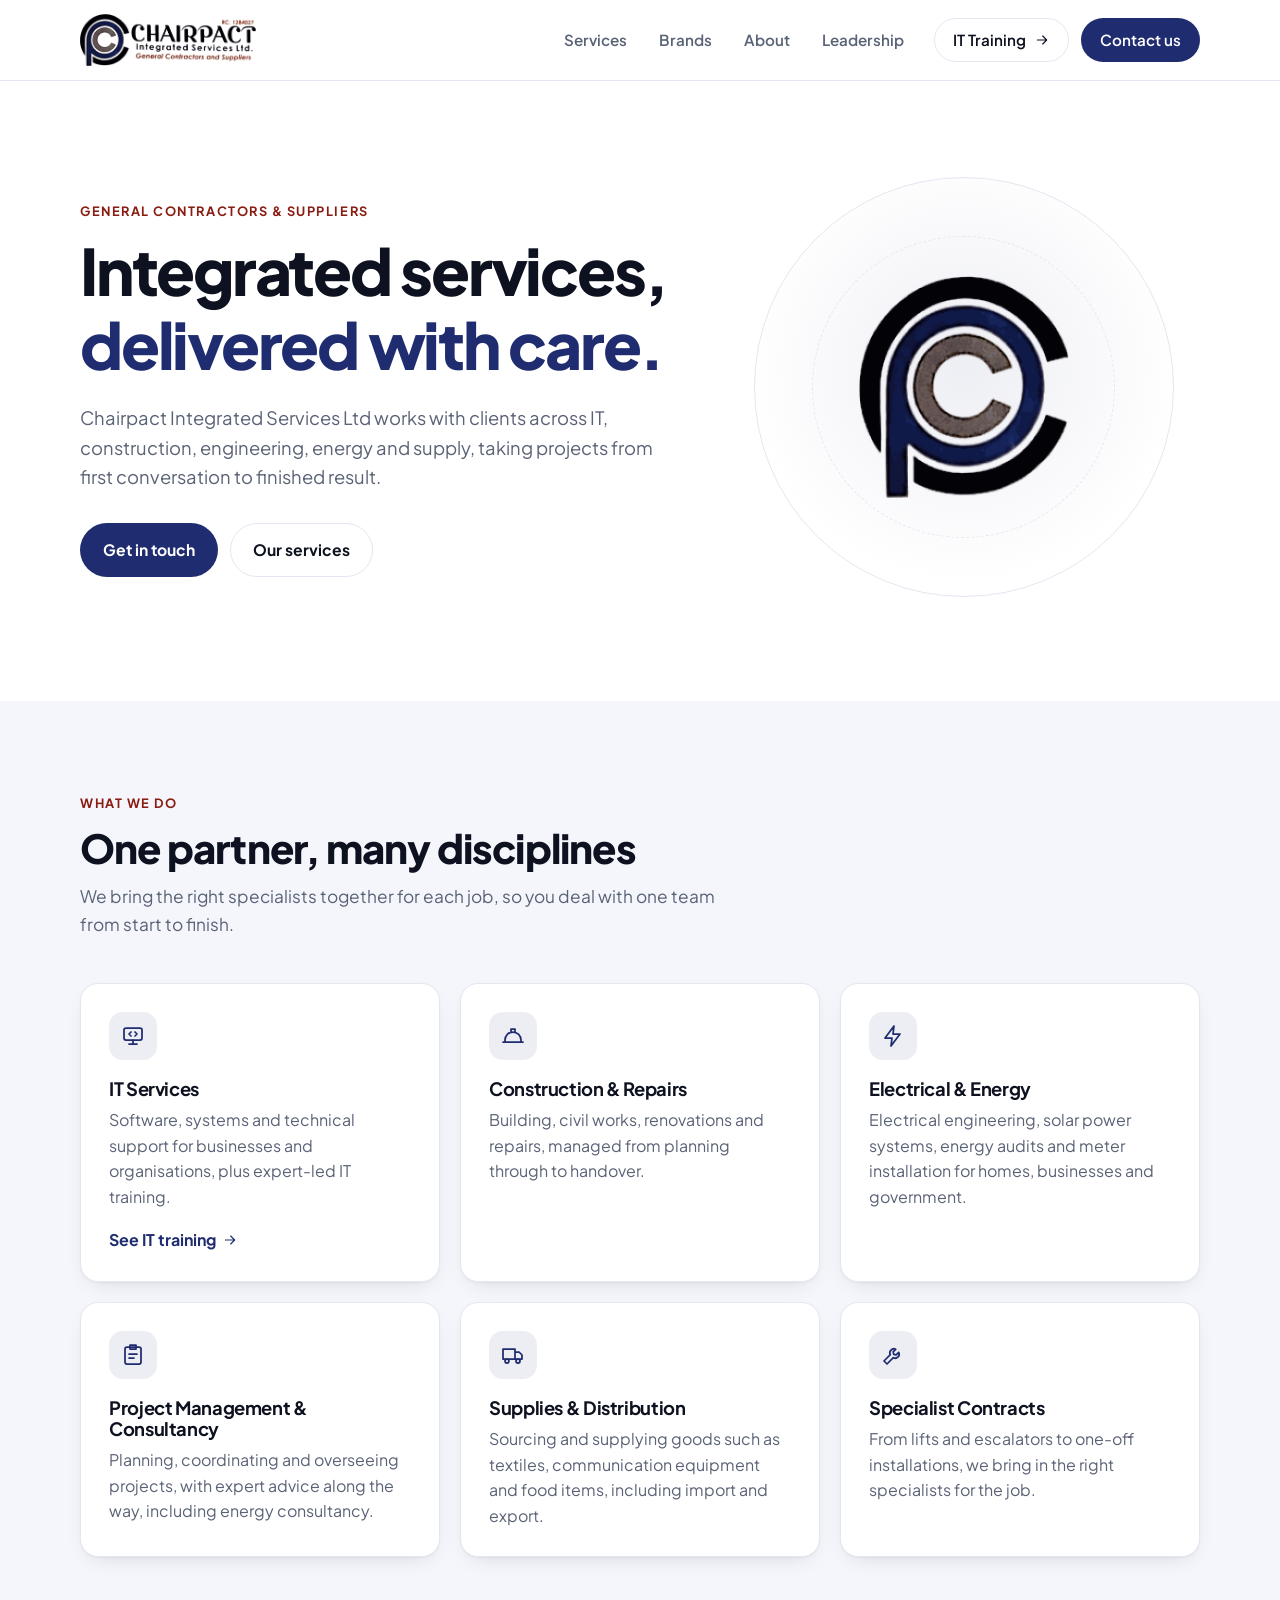
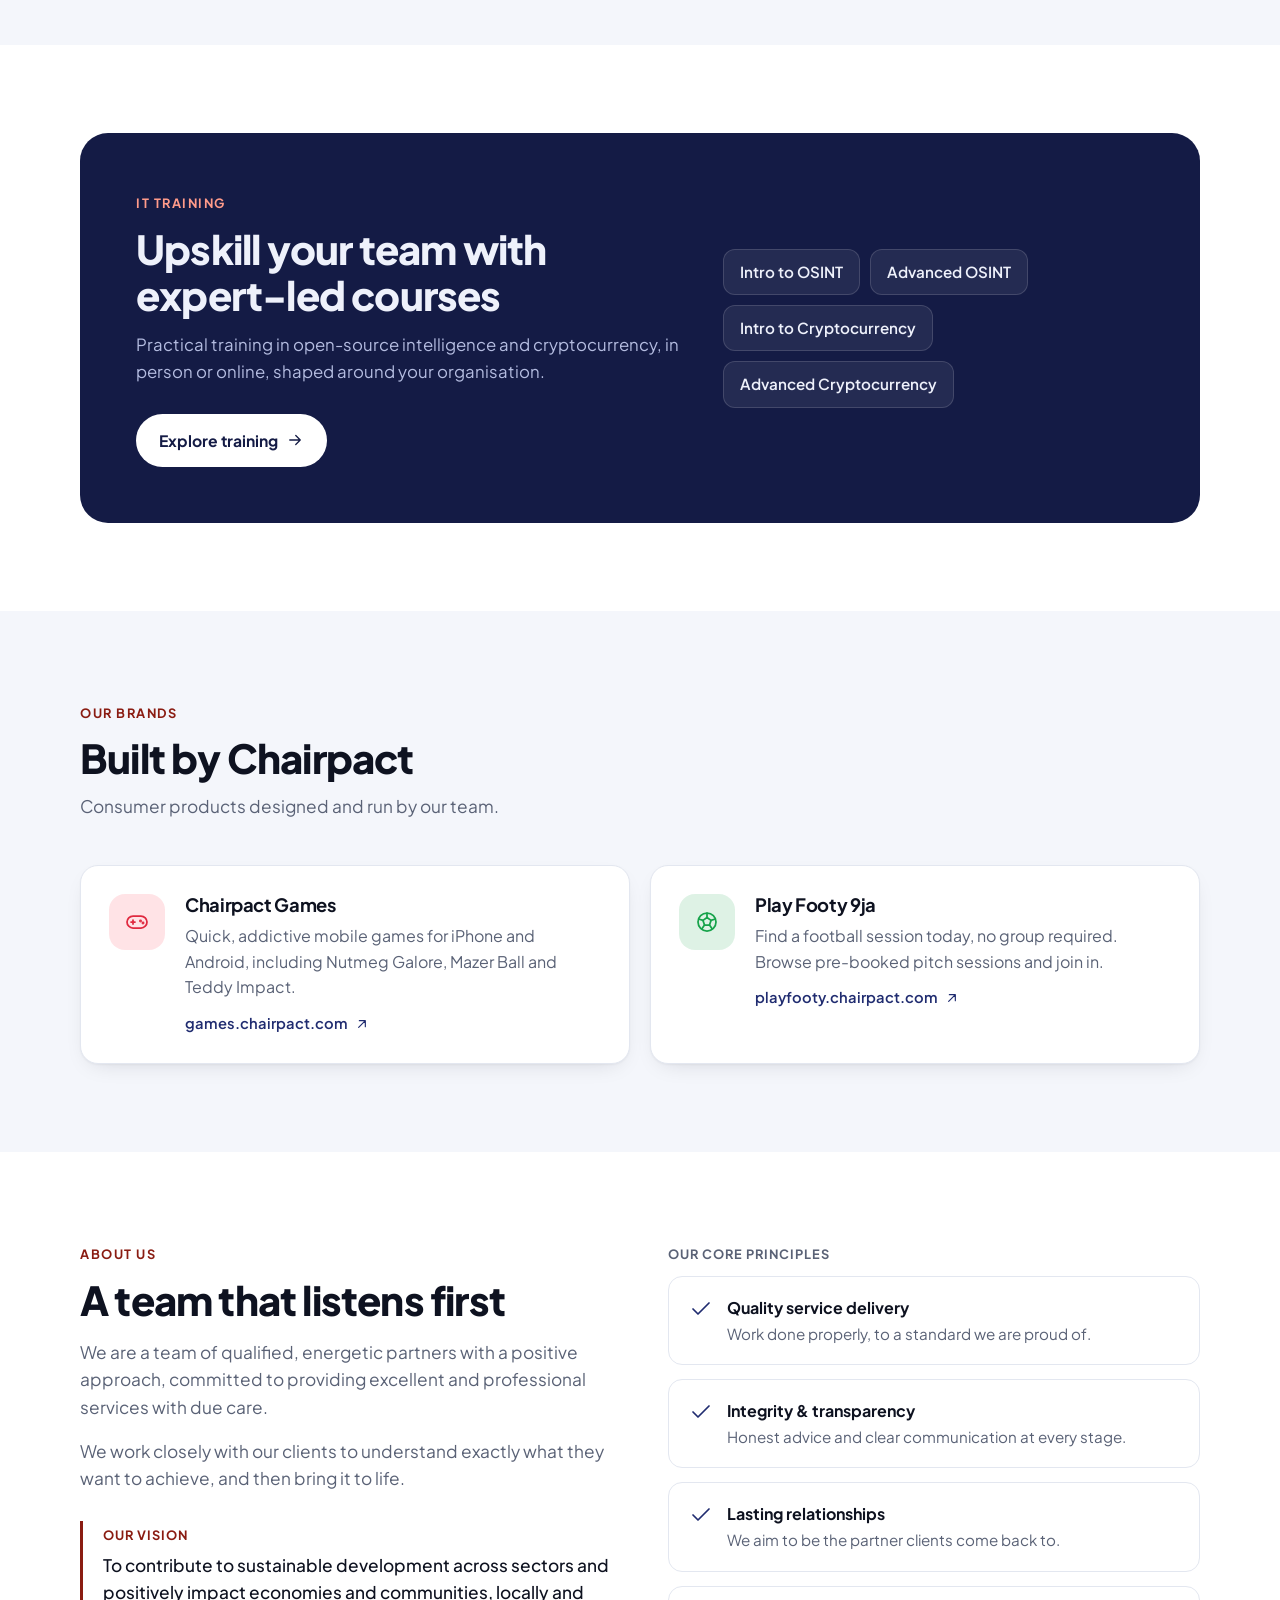
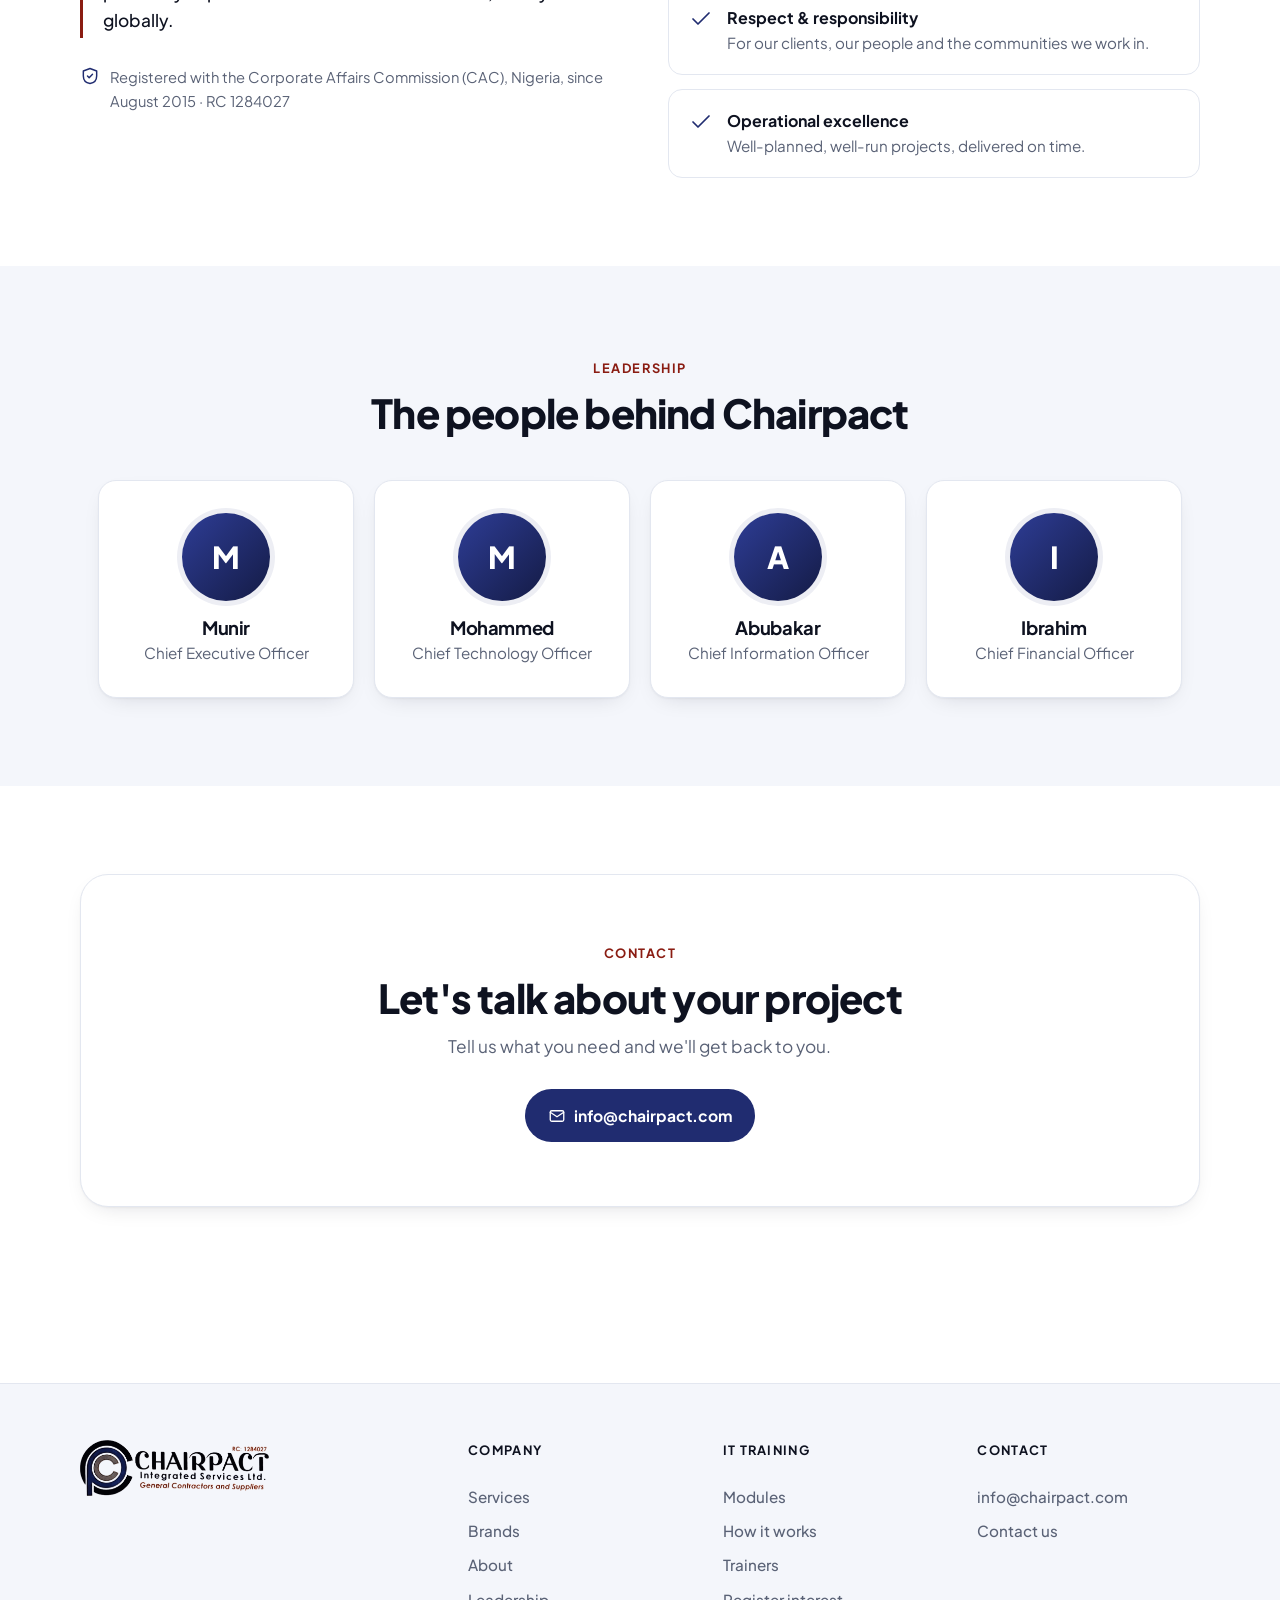
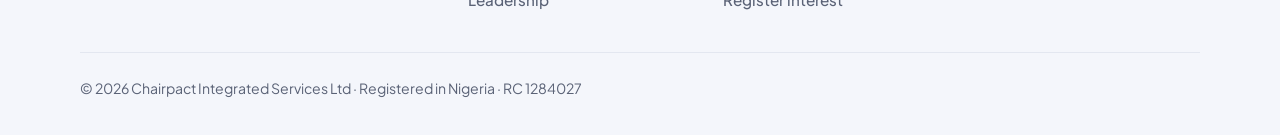
<file: docs/index.html>
<!doctype html>
<html lang="en">
<head>
  <meta charset="utf-8">
  <meta name="viewport" content="width=device-width, initial-scale=1">
  <meta name="color-scheme" content="light dark">
  <title>Chairpact Integrated Services Ltd: General Contractors &amp; Suppliers</title>
  <meta name="description" content="Chairpact Integrated Services Ltd is a general contractor and supplier working across IT, construction, electrical and energy, project management and supplies.">
  <link rel="canonical" href="https://www.chairpact.com/">
  <meta property="og:title" content="Chairpact Integrated Services Ltd">
  <meta property="og:description" content="General contractors and suppliers: IT, construction, electrical and energy, project management and supplies.">
  <meta property="og:url" content="https://www.chairpact.com/">
  <meta property="og:type" content="website">
  <meta property="og:image" content="https://www.chairpact.com/assets/og-image.png">
  <link rel="icon" type="image/png" sizes="32x32" href="assets/favicon-32.png">
  <link rel="apple-touch-icon" href="assets/apple-touch-icon.png">
  <link rel="preconnect" href="https://fonts.googleapis.com">
  <link rel="preconnect" href="https://fonts.gstatic.com" crossorigin>
  <link href="https://fonts.googleapis.com/css2?family=Plus+Jakarta+Sans:wght@400;500;600;700;800&display=swap" rel="stylesheet">
  <link rel="stylesheet" href="styles.css">
</head>
<body>

  <!-- ===== Navbar ===== -->
  <header class="nav">
    <div class="wrap">
      <a class="brand" href="./" aria-label="Chairpact home">
        <picture>
          <source srcset="assets/logo/logo-dark.png" media="(prefers-color-scheme: dark)">
          <img src="assets/logo/logo.png" alt="Chairpact Integrated Services Ltd" width="175" height="52">
        </picture>
      </a>
      <button class="menu-btn" aria-label="Menu" aria-expanded="false" aria-controls="nav-links">
        <svg class="i" viewBox="0 0 24 24"><path d="M4 7h16M4 12h16M4 17h16"/></svg>
      </button>
      <!-- Plain links scroll to a section on this page; pill buttons go to another page or are the main action -->
      <ul class="nav-links" id="nav-links">
        <li><a href="#services">Services</a></li>
        <li><a href="#brands">Brands</a></li>
        <li><a href="#about">About</a></li>
        <li><a href="#team">Leadership</a></li>
        <li class="split"><a class="btn btn-ghost" href="training/">IT Training
          <svg class="i" viewBox="0 0 24 24"><path d="M5 12h14M13 6l6 6-6 6"/></svg></a></li>
        <li><a class="btn btn-primary" href="#contact">Contact us</a></li>
      </ul>
    </div>
  </header>

  <main>

    <!-- ===== Hero ===== -->
    <section class="hero">
      <div class="wrap">
        <div>
          <span class="eyebrow">General Contractors &amp; Suppliers</span>
          <h1>Integrated services, <em>delivered with care.</em></h1>
          <p class="lead">Chairpact Integrated Services Ltd works with clients across IT, construction, engineering, energy and supply, taking projects from first conversation to finished result.</p>
          <div class="btns">
            <a class="btn btn-primary" href="#contact">Get in touch</a>
            <a class="btn btn-ghost" href="#services">Our services</a>
          </div>
        </div>
        <div class="hero-art" aria-hidden="true">
          <picture>
            <source srcset="assets/logo/mark-dark.png" media="(prefers-color-scheme: dark)">
            <img src="assets/logo/mark.png" alt="" width="454" height="480">
          </picture>
        </div>
      </div>
    </section>

    <!-- ===== Services =====
         To add a service: copy one <article class="card">…</article> block. -->
    <section class="soft" id="services">
      <div class="wrap">
        <div class="section-head">
          <span class="eyebrow">What we do</span>
          <h2>One partner, many disciplines</h2>
          <p>We bring the right specialists together for each job, so you deal with one team from start to finish.</p>
        </div>
        <div class="grid services">
          <article class="card">
            <span class="ic"><svg class="i" viewBox="0 0 24 24"><rect x="3" y="4" width="18" height="12" rx="2"/><path d="M8 20h8M12 16v4M10 8l-2 2 2 2M14 8l2 2-2 2"/></svg></span>
            <h3>IT Services</h3>
            <p>Software, systems and technical support for businesses and organisations, plus expert-led IT training.</p>
            <a class="more" href="training/">See IT training
              <svg class="i" viewBox="0 0 24 24"><path d="M5 12h14M13 6l6 6-6 6"/></svg></a>
          </article>
          <article class="card">
            <span class="ic"><svg class="i" viewBox="0 0 24 24"><path d="M2 18h20M4 18v-2a8 8 0 0 1 16 0v2M10 8.3V5h4v3.3"/></svg></span>
            <h3>Construction &amp; Repairs</h3>
            <p>Building, civil works, renovations and repairs, managed from planning through to handover.</p>
          </article>
          <article class="card">
            <span class="ic"><svg class="i" viewBox="0 0 24 24"><path d="M13 2 4 14h7l-1 8 9-12h-7z"/></svg></span>
            <h3>Electrical &amp; Energy</h3>
            <p>Electrical engineering, solar power systems, energy audits and meter installation for homes, businesses and government.</p>
          </article>
          <article class="card">
            <span class="ic"><svg class="i" viewBox="0 0 24 24"><rect x="4" y="4" width="16" height="17" rx="2"/><path d="M9 2h6v4H9zM8 11h8M8 15h5"/></svg></span>
            <h3>Project Management &amp; Consultancy</h3>
            <p>Planning, coordinating and overseeing projects, with expert advice along the way, including energy consultancy.</p>
          </article>
          <article class="card">
            <span class="ic"><svg class="i" viewBox="0 0 24 24"><path d="M2 6h12v10H2zM14 9h4l3 3v4h-7"/><circle cx="6" cy="18" r="2"/><circle cx="17" cy="18" r="2"/></svg></span>
            <h3>Supplies &amp; Distribution</h3>
            <p>Sourcing and supplying goods such as textiles, communication equipment and food items, including import and export.</p>
          </article>
          <article class="card">
            <span class="ic"><svg class="i" viewBox="0 0 24 24"><path d="M14.7 6.3a4 4 0 0 0-5.4 5.4L3 18l3 3 6.3-6.3a4 4 0 0 0 5.4-5.4l-2.6 2.6-2.4-.6-.6-2.4z"/></svg></span>
            <h3>Specialist Contracts</h3>
            <p>From lifts and escalators to one-off installations, we bring in the right specialists for the job.</p>
          </article>
        </div>
      </div>
    </section>

    <!-- ===== Training teaser ===== -->
    <section>
      <div class="wrap">
        <div class="band">
          <div>
            <span class="eyebrow">IT Training</span>
            <h2>Upskill your team with expert-led courses</h2>
            <p>Practical training in open-source intelligence and cryptocurrency, in person or online, shaped around your organisation.</p>
            <a class="btn btn-primary" href="training/">Explore training
              <svg class="i" viewBox="0 0 24 24"><path d="M5 12h14M13 6l6 6-6 6"/></svg></a>
          </div>
          <div class="chips">
            <span>Intro to OSINT</span>
            <span>Advanced OSINT</span>
            <span>Intro to Cryptocurrency</span>
            <span>Advanced Cryptocurrency</span>
          </div>
        </div>
      </div>
    </section>

    <!-- ===== Brands ===== -->
    <section class="soft" id="brands">
      <div class="wrap">
        <div class="section-head">
          <span class="eyebrow">Our brands</span>
          <h2>Built by Chairpact</h2>
          <p>Consumer products designed and run by our team.</p>
        </div>
        <div class="brands">
          <a class="card brand-card" href="https://games.chairpact.com/" target="_blank" rel="noopener">
            <span class="ic games"><svg class="i" viewBox="0 0 24 24"><rect x="2" y="6" width="20" height="12" rx="6"/><path d="M6 12h4M8 10v4"/><circle cx="15.5" cy="11" r=".6"/><circle cx="18" cy="13" r=".6"/></svg></span>
            <div>
              <h3>Chairpact Games</h3>
              <p>Quick, addictive mobile games for iPhone and Android, including Nutmeg Galore, Mazer Ball and Teddy Impact.</p>
              <span class="url">games.chairpact.com <svg class="i" viewBox="0 0 24 24"><path d="M7 17 17 7M8 7h9v9"/></svg></span>
            </div>
          </a>
          <a class="card brand-card" href="https://playfooty.chairpact.com/" target="_blank" rel="noopener">
            <span class="ic footy"><svg class="i" viewBox="0 0 24 24"><circle cx="12" cy="12" r="9"/><path d="m12 7.5 4 2.9-1.5 4.6h-5L8 10.4z"/><path d="M12 3v4.5M16 10.4l4.3-1.4M14.5 15l2.6 3.7M9.5 15l-2.6 3.7M8 10.4 3.7 9"/></svg></span>
            <div>
              <h3>Play Footy 9ja</h3>
              <p>Find a football session today, no group required. Browse pre-booked pitch sessions and join in.</p>
              <span class="url">playfooty.chairpact.com <svg class="i" viewBox="0 0 24 24"><path d="M7 17 17 7M8 7h9v9"/></svg></span>
            </div>
          </a>
        </div>
      </div>
    </section>

    <!-- ===== About ===== -->
    <section id="about">
      <div class="wrap about">
        <div class="copy">
          <span class="eyebrow">About us</span>
          <h2>A team that listens first</h2>
          <p>We are a team of qualified, energetic partners with a positive approach, committed to providing excellent and professional services with due care.</p>
          <p>We work closely with our clients to understand exactly what they want to achieve, and then bring it to life.</p>
          <blockquote class="vision"><span>Our vision</span>To contribute to sustainable development across sectors and positively impact economies and communities, locally and globally.</blockquote>
          <p class="reg"><svg class="i" viewBox="0 0 24 24"><path d="M12 3 4 6v6c0 5 3.4 8.3 8 9 4.6-.7 8-4 8-9V6z"/><path d="m9 12 2 2 4-4"/></svg>Registered with the Corporate Affairs Commission (CAC), Nigeria, since August 2015 · RC 1284027</p>
        </div>
        <div class="principles">
          <h3>Our core principles</h3>
          <ul class="points">
            <li>
              <svg class="i" viewBox="0 0 24 24"><path d="M20 6 9 17l-5-5"/></svg>
              <div><strong>Quality service delivery</strong><span>Work done properly, to a standard we are proud of.</span></div>
            </li>
            <li>
              <svg class="i" viewBox="0 0 24 24"><path d="M20 6 9 17l-5-5"/></svg>
              <div><strong>Integrity &amp; transparency</strong><span>Honest advice and clear communication at every stage.</span></div>
            </li>
            <li>
              <svg class="i" viewBox="0 0 24 24"><path d="M20 6 9 17l-5-5"/></svg>
              <div><strong>Lasting relationships</strong><span>We aim to be the partner clients come back to.</span></div>
            </li>
            <li>
              <svg class="i" viewBox="0 0 24 24"><path d="M20 6 9 17l-5-5"/></svg>
              <div><strong>Respect &amp; responsibility</strong><span>For our clients, our people and the communities we work in.</span></div>
            </li>
            <li>
              <svg class="i" viewBox="0 0 24 24"><path d="M20 6 9 17l-5-5"/></svg>
              <div><strong>Operational excellence</strong><span>Well-planned, well-run projects, delivered on time.</span></div>
            </li>
          </ul>
        </div>
      </div>
    </section>

    <!-- ===== Leadership =====
         To swap initials for a photo: replace <div class="avatar">M</div>
         with <img class="avatar" src="assets/team/name.jpg" alt=""> -->
    <section class="soft" id="team">
      <div class="wrap">
        <div class="section-head center">
          <span class="eyebrow">Leadership</span>
          <h2>The people behind Chairpact</h2>
        </div>
        <div class="people">
          <div class="card person"><div class="avatar">M</div><h3>Munir</h3><p class="role">Chief Executive Officer</p></div>
          <div class="card person"><div class="avatar">M</div><h3>Mohammed</h3><p class="role">Chief Technology Officer</p></div>
          <div class="card person"><div class="avatar">A</div><h3>Abubakar</h3><p class="role">Chief Information Officer</p></div>
          <div class="card person"><div class="avatar">I</div><h3>Ibrahim</h3><p class="role">Chief Financial Officer</p></div>
        </div>
      </div>
    </section>

    <!-- ===== Contact ===== -->
    <section id="contact">
      <div class="wrap">
        <div class="contact">
          <span class="eyebrow">Contact</span>
          <h2>Let's talk about your project</h2>
          <p>Tell us what you need and we'll get back to you.</p>
          <div class="btns">
            <a class="btn btn-primary" href="mailto:info@chairpact.com">
              <svg class="i" viewBox="0 0 24 24"><rect x="3" y="5" width="18" height="14" rx="2"/><path d="m3 7 9 6 9-6"/></svg>
              info@chairpact.com</a>
          </div>
        </div>
      </div>
    </section>

  </main>

  <!-- ===== Footer ===== -->
  <footer>
    <div class="wrap foot-grid">
      <a class="foot-brand" href="./" aria-label="Chairpact home">
        <picture>
          <source srcset="assets/logo/logo-dark.png" media="(prefers-color-scheme: dark)">
          <img src="assets/logo/logo.png" alt="Chairpact Integrated Services Ltd" width="189" height="56">
        </picture>
      </a>
      <nav aria-label="Company">
        <h4>Company</h4>
        <a href="#services">Services</a>
        <a href="#brands">Brands</a>
        <a href="#about">About</a>
        <a href="#team">Leadership</a>
      </nav>
      <nav aria-label="IT Training">
        <h4>IT Training</h4>
        <a href="training/#modules">Modules</a>
        <a href="training/#how">How it works</a>
        <a href="training/#trainers">Trainers</a>
        <a href="training/#register">Register interest</a>
      </nav>
      <nav aria-label="Contact">
        <h4>Contact</h4>
        <a href="mailto:info@chairpact.com">info@chairpact.com</a>
        <a href="#contact">Contact us</a>
      </nav>
      <p class="legal">© <span data-year>2026</span> Chairpact Integrated Services Ltd · Registered in Nigeria · RC 1284027</p>
    </div>
  </footer>

  <script src="main.js"></script>
</body>
</html>
</file>
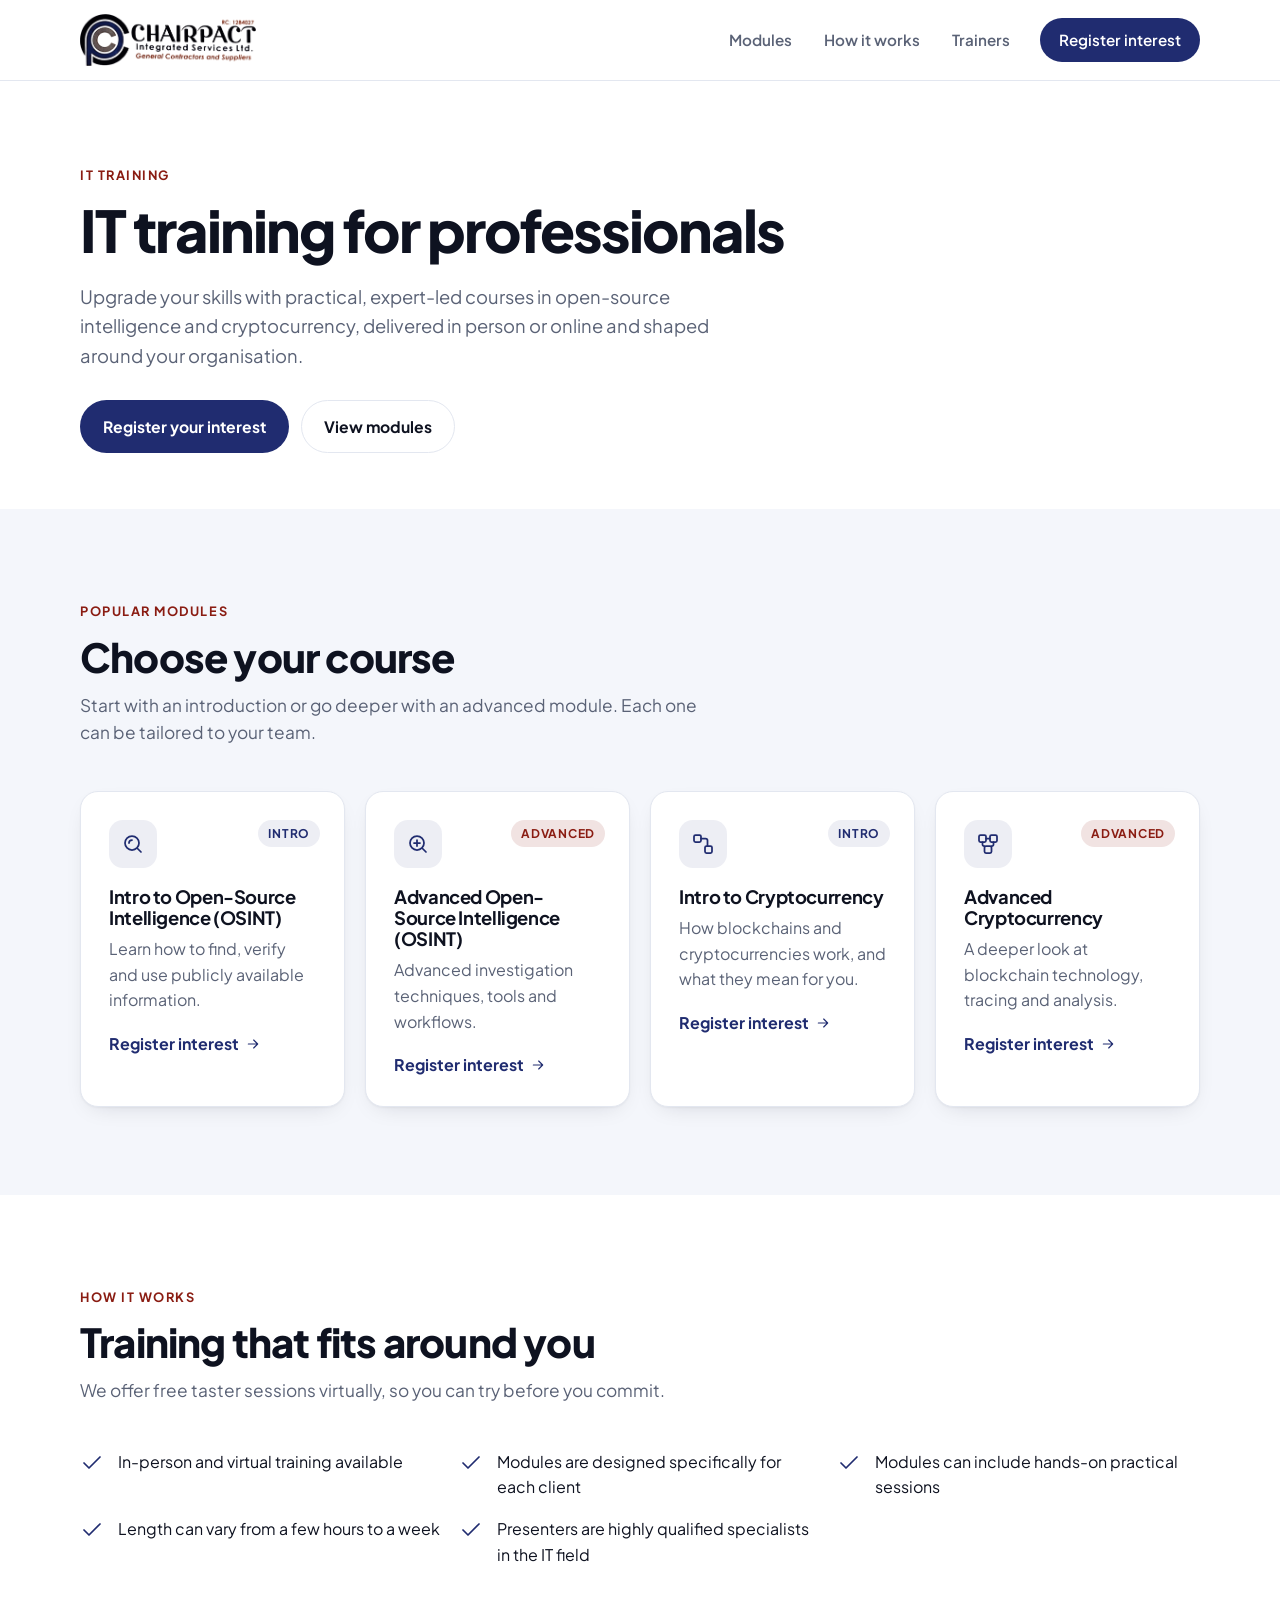
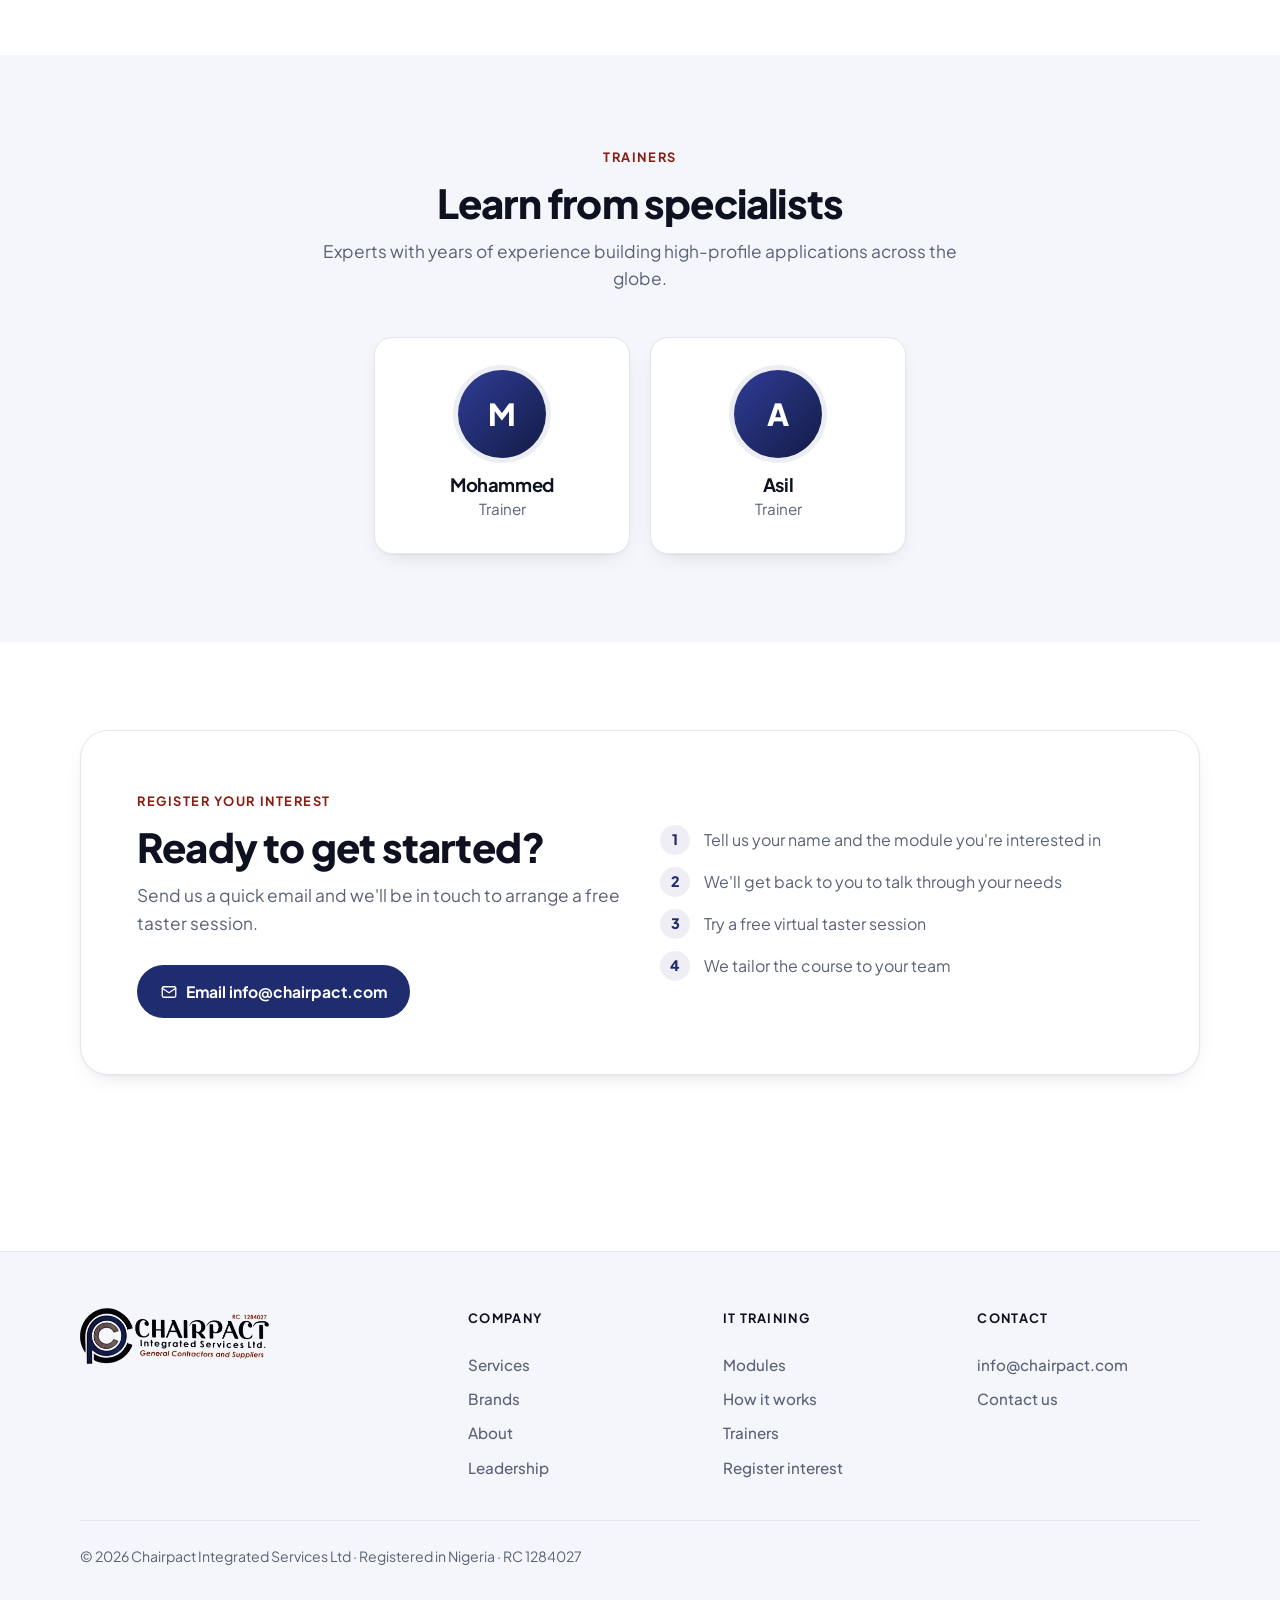
<file: docs/training/index.html>
<!doctype html>
<html lang="en">
<head>
  <meta charset="utf-8">
  <meta name="viewport" content="width=device-width, initial-scale=1">
  <meta name="color-scheme" content="light dark">
  <title>IT Training for Professionals | Chairpact</title>
  <meta name="description" content="Expert-led IT training for professionals: open-source intelligence (OSINT) and cryptocurrency, at intro and advanced levels, in person or virtual.">
  <link rel="canonical" href="https://www.chairpact.com/training/">
  <meta property="og:title" content="IT Training for Professionals | Chairpact">
  <meta property="og:description" content="OSINT and cryptocurrency courses, intro and advanced, in person or virtual.">
  <meta property="og:url" content="https://www.chairpact.com/training/">
  <meta property="og:type" content="website">
  <meta property="og:image" content="https://www.chairpact.com/assets/og-image.png">
  <link rel="icon" type="image/png" sizes="32x32" href="../assets/favicon-32.png">
  <link rel="apple-touch-icon" href="../assets/apple-touch-icon.png">
  <link rel="preconnect" href="https://fonts.googleapis.com">
  <link rel="preconnect" href="https://fonts.gstatic.com" crossorigin>
  <link href="https://fonts.googleapis.com/css2?family=Plus+Jakarta+Sans:wght@400;500;600;700;800&display=swap" rel="stylesheet">
  <link rel="stylesheet" href="../styles.css">
</head>
<body>

  <!-- ===== Navbar ===== -->
  <header class="nav">
    <div class="wrap">
      <a class="brand" href="../" aria-label="Chairpact home">
        <picture>
          <source srcset="../assets/logo/logo-dark.png" media="(prefers-color-scheme: dark)">
          <img src="../assets/logo/logo.png" alt="Chairpact Integrated Services Ltd" width="175" height="52">
        </picture>
      </a>
      <button class="menu-btn" aria-label="Menu" aria-expanded="false" aria-controls="nav-links">
        <svg class="i" viewBox="0 0 24 24"><path d="M4 7h16M4 12h16M4 17h16"/></svg>
      </button>
      <!-- Plain links scroll to a section on this page; pill buttons go to another page or are the main action -->
      <ul class="nav-links" id="nav-links">
        <li><a href="#modules">Modules</a></li>
        <li><a href="#how">How it works</a></li>
        <li><a href="#trainers">Trainers</a></li>
        <li class="split"><a class="btn btn-primary" href="#register">Register interest</a></li>
      </ul>
    </div>
  </header>

  <main>

    <!-- ===== Hero ===== -->
    <section class="page-hero">
      <div class="wrap">
        <span class="eyebrow">IT Training</span>
        <h1>IT training for professionals</h1>
        <p class="lead">Upgrade your skills with practical, expert-led courses in open-source intelligence and cryptocurrency, delivered in person or online and shaped around your organisation.</p>
        <div class="btns">
          <a class="btn btn-primary" href="#register">Register your interest</a>
          <a class="btn btn-ghost" href="#modules">View modules</a>
        </div>
      </div>
    </section>

    <!-- ===== Modules =====
         To add a module: copy one <article class="card">…</article> block and
         change the title, text and the module name in the mailto link. -->
    <section class="soft" id="modules">
      <div class="wrap">
        <div class="section-head">
          <span class="eyebrow">Popular modules</span>
          <h2>Choose your course</h2>
          <p>Start with an introduction or go deeper with an advanced module. Each one can be tailored to your team.</p>
        </div>
        <div class="grid">
          <article class="card">
            <span class="tag">Intro</span>
            <span class="ic"><svg class="i" viewBox="0 0 24 24"><circle cx="11" cy="11" r="7"/><path d="m20 20-3.5-3.5M8 11a3 3 0 0 1 3-3"/></svg></span>
            <h3>Intro to Open-Source Intelligence (OSINT)</h3>
            <p>Learn how to find, verify and use publicly available information.</p>
            <a class="more" href="mailto:info@chairpact.com?subject=Training%20interest%3A%20Intro%20to%20OSINT&body=Hi%20Chairpact%2C%0A%0AI'd%20like%20to%20register%20my%20interest%20in%20Intro%20to%20OSINT.%0A%0AName%3A%20%0AOrganisation%20(optional)%3A%20%0APreferred%20format%20(in%20person%20%2F%20virtual)%3A%20%0A">Register interest
              <svg class="i" viewBox="0 0 24 24"><path d="M5 12h14M13 6l6 6-6 6"/></svg></a>
          </article>
          <article class="card">
            <span class="tag adv">Advanced</span>
            <span class="ic"><svg class="i" viewBox="0 0 24 24"><circle cx="11" cy="11" r="7"/><path d="m20 20-3.5-3.5M11 8v6M8 11h6"/></svg></span>
            <h3>Advanced Open-Source Intelligence (OSINT)</h3>
            <p>Advanced investigation techniques, tools and workflows.</p>
            <a class="more" href="mailto:info@chairpact.com?subject=Training%20interest%3A%20Advanced%20OSINT&body=Hi%20Chairpact%2C%0A%0AI'd%20like%20to%20register%20my%20interest%20in%20Advanced%20OSINT.%0A%0AName%3A%20%0AOrganisation%20(optional)%3A%20%0APreferred%20format%20(in%20person%20%2F%20virtual)%3A%20%0A">Register interest
              <svg class="i" viewBox="0 0 24 24"><path d="M5 12h14M13 6l6 6-6 6"/></svg></a>
          </article>
          <article class="card">
            <span class="tag">Intro</span>
            <span class="ic"><svg class="i" viewBox="0 0 24 24"><rect x="3" y="3" width="7" height="7" rx="1.5"/><rect x="14" y="14" width="7" height="7" rx="1.5"/><path d="M10 6.5h4.5a2 2 0 0 1 2 2V14"/></svg></span>
            <h3>Intro to Cryptocurrency</h3>
            <p>How blockchains and cryptocurrencies work, and what they mean for you.</p>
            <a class="more" href="mailto:info@chairpact.com?subject=Training%20interest%3A%20Intro%20to%20Cryptocurrency&body=Hi%20Chairpact%2C%0A%0AI'd%20like%20to%20register%20my%20interest%20in%20Intro%20to%20Cryptocurrency.%0A%0AName%3A%20%0AOrganisation%20(optional)%3A%20%0APreferred%20format%20(in%20person%20%2F%20virtual)%3A%20%0A">Register interest
              <svg class="i" viewBox="0 0 24 24"><path d="M5 12h14M13 6l6 6-6 6"/></svg></a>
          </article>
          <article class="card">
            <span class="tag adv">Advanced</span>
            <span class="ic"><svg class="i" viewBox="0 0 24 24"><rect x="3" y="3" width="7" height="7" rx="1.5"/><rect x="14" y="3" width="7" height="7" rx="1.5"/><rect x="8.5" y="14" width="7" height="7" rx="1.5"/><path d="M10 6.5h4M6.5 10v2.5a1.5 1.5 0 0 0 1.5 1.5h.5M17.5 10v2.5a1.5 1.5 0 0 1-1.5 1.5h-.5"/></svg></span>
            <h3>Advanced Cryptocurrency</h3>
            <p>A deeper look at blockchain technology, tracing and analysis.</p>
            <a class="more" href="mailto:info@chairpact.com?subject=Training%20interest%3A%20Advanced%20Cryptocurrency&body=Hi%20Chairpact%2C%0A%0AI'd%20like%20to%20register%20my%20interest%20in%20Advanced%20Cryptocurrency.%0A%0AName%3A%20%0AOrganisation%20(optional)%3A%20%0APreferred%20format%20(in%20person%20%2F%20virtual)%3A%20%0A">Register interest
              <svg class="i" viewBox="0 0 24 24"><path d="M5 12h14M13 6l6 6-6 6"/></svg></a>
          </article>
        </div>
      </div>
    </section>

    <!-- ===== How it works ===== -->
    <section id="how">
      <div class="wrap">
        <div class="section-head">
          <span class="eyebrow">How it works</span>
          <h2>Training that fits around you</h2>
          <p>We offer free taster sessions virtually, so you can try before you commit.</p>
        </div>
        <ul class="steps">
          <li><svg class="i" viewBox="0 0 24 24"><path d="M20 6 9 17l-5-5"/></svg><span>In-person and virtual training available</span></li>
          <li><svg class="i" viewBox="0 0 24 24"><path d="M20 6 9 17l-5-5"/></svg><span>Modules are designed specifically for each client</span></li>
          <li><svg class="i" viewBox="0 0 24 24"><path d="M20 6 9 17l-5-5"/></svg><span>Modules can include hands-on practical sessions</span></li>
          <li><svg class="i" viewBox="0 0 24 24"><path d="M20 6 9 17l-5-5"/></svg><span>Length can vary from a few hours to a week</span></li>
          <li><svg class="i" viewBox="0 0 24 24"><path d="M20 6 9 17l-5-5"/></svg><span>Presenters are highly qualified specialists in the IT field</span></li>
        </ul>
      </div>
    </section>

    <!-- ===== Trainers ===== -->
    <section class="soft" id="trainers">
      <div class="wrap">
        <div class="section-head center">
          <span class="eyebrow">Trainers</span>
          <h2>Learn from specialists</h2>
          <p>Experts with years of experience building high-profile applications across the globe.</p>
        </div>
        <div class="people">
          <div class="card person"><div class="avatar">M</div><h3>Mohammed</h3><p class="role">Trainer</p></div>
          <div class="card person"><div class="avatar">A</div><h3>Asil</h3><p class="role">Trainer</p></div>
        </div>
      </div>
    </section>

    <!-- ===== Register ===== -->
    <section id="register">
      <div class="wrap">
        <div class="contact register">
          <div class="copy">
            <span class="eyebrow">Register your interest</span>
            <h2>Ready to get started?</h2>
            <p>Send us a quick email and we'll be in touch to arrange a free taster session.</p>
            <a class="btn btn-primary" href="mailto:info@chairpact.com?subject=Training%20interest&body=Hi%20Chairpact%2C%0A%0AI'd%20like%20to%20register%20my%20interest%20in%20your%20IT%20training.%0A%0AName%3A%20%0AModule%20(Intro%20OSINT%20%2F%20Advanced%20OSINT%20%2F%20Intro%20Cryptocurrency%20%2F%20Advanced%20Cryptocurrency%20%2F%20Other)%3A%20%0AOrganisation%20(optional)%3A%20%0APreferred%20format%20(in%20person%20%2F%20virtual)%3A%20%0A">
              <svg class="i" viewBox="0 0 24 24"><rect x="3" y="5" width="18" height="14" rx="2"/><path d="m3 7 9 6 9-6"/></svg>
              Email info@chairpact.com</a>
          </div>
          <ol class="how">
            <li>Tell us your name and the module you're interested in</li>
            <li>We'll get back to you to talk through your needs</li>
            <li>Try a free virtual taster session</li>
            <li>We tailor the course to your team</li>
          </ol>
        </div>
      </div>
    </section>

  </main>

  <!-- ===== Footer ===== -->
  <footer>
    <div class="wrap foot-grid">
      <a class="foot-brand" href="../" aria-label="Chairpact home">
        <picture>
          <source srcset="../assets/logo/logo-dark.png" media="(prefers-color-scheme: dark)">
          <img src="../assets/logo/logo.png" alt="Chairpact Integrated Services Ltd" width="189" height="56">
        </picture>
      </a>
      <nav aria-label="Company">
        <h4>Company</h4>
        <a href="../#services">Services</a>
        <a href="../#brands">Brands</a>
        <a href="../#about">About</a>
        <a href="../#team">Leadership</a>
      </nav>
      <nav aria-label="IT Training">
        <h4>IT Training</h4>
        <a href="#modules">Modules</a>
        <a href="#how">How it works</a>
        <a href="#trainers">Trainers</a>
        <a href="#register">Register interest</a>
      </nav>
      <nav aria-label="Contact">
        <h4>Contact</h4>
        <a href="mailto:info@chairpact.com">info@chairpact.com</a>
        <a href="../#contact">Contact us</a>
      </nav>
      <p class="legal">© <span data-year>2026</span> Chairpact Integrated Services Ltd · Registered in Nigeria · RC 1284027</p>
    </div>
  </footer>

  <script src="../main.js"></script>
</body>
</html>
</file>
<file: docs/styles.css>
/* ---------- Colours ----------
   Light is the default. Dark mode kicks in automatically when the
   phone/computer is set to dark. Brand colours come from the logo. */
:root {
  --bg: #ffffff;
  --bg-soft: #f4f6fb;
  --surface: #ffffff;
  --line: #e3e7f0;
  --text: #0e1220;
  --muted: #5a6276;
  --brand: #202c70;          /* logo navy */
  --brand-ink: #ffffff;      /* text on brand-coloured buttons */
  --brand-tint: rgba(32, 44, 112, .08);
  --accent: #8a1c12;         /* logo maroon (tagline) */
  --band: #141b45;           /* dark navy band behind the training teaser */
  --band-text: #eef1fb;
  --band-muted: #b4bce0;
  --shadow: 0 1px 2px rgba(14, 18, 32, .04), 0 8px 24px -12px rgba(14, 18, 32, .18);
  --radius: 18px;
}

@media (prefers-color-scheme: dark) {
  :root {
    --bg: #0b0f1c;
    --bg-soft: #0f1426;
    --surface: #131a2e;
    --line: #232c46;
    --text: #eef1f8;
    --muted: #9aa3b8;
    --brand: #8092ec;
    --brand-ink: #0b0f1c;
    --brand-tint: rgba(128, 146, 236, .12);
    --accent: #e87462;
    --band: #151d3d;
    --band-text: #eef1fb;
    --band-muted: #aab3da;
    --shadow: 0 1px 2px rgba(0, 0, 0, .3), 0 10px 30px -14px rgba(0, 0, 0, .6);
  }
}

* { box-sizing: border-box; margin: 0; padding: 0; }
html { scroll-behavior: smooth; scroll-padding-top: 80px; }
@media (prefers-reduced-motion: reduce) { html { scroll-behavior: auto; } }
body {
  font-family: "Plus Jakarta Sans", system-ui, -apple-system, "Segoe UI", Roboto, sans-serif;
  background: var(--bg);
  color: var(--text);
  line-height: 1.6;
  -webkit-font-smoothing: antialiased;
}
img { display: block; max-width: 100%; height: auto; }
a { color: inherit; }
svg.i { width: 24px; height: 24px; fill: none; stroke: currentColor; stroke-width: 1.75; stroke-linecap: round; stroke-linejoin: round; flex: none; }

.wrap { width: min(1120px, 100% - 32px); margin-inline: auto; }
section { padding: 88px 0; }
.soft { background: var(--bg-soft); }

.eyebrow {
  display: inline-block;
  font-size: .8rem; font-weight: 700; letter-spacing: .12em; text-transform: uppercase;
  color: var(--accent);
  margin-bottom: 12px;
}
h1, h2, h3 { line-height: 1.15; letter-spacing: -.02em; }
h2 { font-size: clamp(1.8rem, 3.6vw, 2.5rem); font-weight: 800; }
h3 { font-size: 1.15rem; font-weight: 700; }
.section-head { max-width: 640px; margin-bottom: 44px; }
.section-head p { color: var(--muted); font-size: 1.08rem; margin-top: 12px; }
.center { text-align: center; margin-inline: auto; }

/* ---------- Buttons ---------- */
.btn {
  display: inline-flex; align-items: center; gap: 8px;
  font: inherit; font-weight: 700; font-size: .98rem;
  text-decoration: none; cursor: pointer;
  padding: 13px 22px; border-radius: 999px;
  border: 1.5px solid transparent;
  transition: transform .15s, box-shadow .15s, background .15s, border-color .15s;
}
.btn svg.i { width: 18px; height: 18px; }
.btn-primary { background: var(--brand); color: var(--brand-ink); }
.btn-primary:hover { transform: translateY(-1px); box-shadow: 0 8px 22px -8px var(--brand); }
.btn-ghost { border-color: var(--line); background: var(--surface); }
.btn-ghost:hover { border-color: var(--brand); color: var(--brand); }
.btns { display: flex; flex-wrap: wrap; gap: 12px; }

/* ---------- Navbar ---------- */
.nav {
  position: sticky; top: 0; z-index: 50;
  background: color-mix(in srgb, var(--bg) 86%, transparent);
  backdrop-filter: saturate(1.4) blur(12px);
  -webkit-backdrop-filter: saturate(1.4) blur(12px);
  border-bottom: 1px solid var(--line);
}
.nav .wrap { display: flex; align-items: center; justify-content: space-between; height: 80px; }
.brand { display: inline-flex; align-items: center; }
.brand img { height: 52px; width: auto; }
.nav-links { display: flex; align-items: center; gap: 4px; list-style: none; }
.nav-links a {
  display: block; text-decoration: none; font-weight: 600; font-size: .95rem;
  padding: 8px 14px; border-radius: 999px; color: var(--muted);
  transition: color .15s, background .15s;
}
.nav-links a:hover { color: var(--text); background: var(--brand-tint); }
/* Section you're currently looking at (set by main.js) */
.nav-links a.active { color: var(--brand); background: var(--brand-tint); }
.nav-links .split { margin-left: 12px; }
.nav-links .btn { display: inline-flex; padding: 9px 18px; margin-left: 8px; }
.nav-links .split .btn { margin-left: 0; }
.nav-links .btn svg.i { width: 16px; height: 16px; }
.nav-links .btn-primary, .nav-links .btn-primary:hover { color: var(--brand-ink); background: var(--brand); }
.nav-links .btn-ghost { color: var(--text); background: var(--surface); }
.nav-links .btn-ghost:hover { color: var(--brand); background: var(--surface); }
.menu-btn {
  display: none; background: none; border: 0; color: var(--text); cursor: pointer;
  padding: 8px; margin-right: -8px; border-radius: 10px;
}

@media (max-width: 960px) {
  .nav .wrap { height: 68px; }
  .brand img { height: 42px; }
  .menu-btn { display: inline-flex; }
  .nav-links {
    position: absolute; top: 68px; left: 0; right: 0;
    flex-direction: column; align-items: stretch; gap: 2px;
    padding: 12px 16px 20px;
    background: var(--bg); border-bottom: 1px solid var(--line);
    box-shadow: var(--shadow);
    display: none;
  }
  .nav.open .nav-links { display: flex; }
  .nav-links a { padding: 12px 14px; border-radius: 12px; }
  .nav-links .split { margin: 10px 0 0; padding-top: 12px; border-top: 1px solid var(--line); }
  .nav-links .btn { display: flex; margin: 8px 0 0; justify-content: center; border-radius: 999px; }
  .nav-links .split .btn { margin-top: 0; }
}

/* ---------- Hero ---------- */
.hero { padding: 96px 0 104px; overflow: hidden; }
.hero .wrap { display: grid; grid-template-columns: 1.25fr 1fr; gap: 56px; align-items: center; }
.hero h1 { font-size: clamp(2.5rem, 6vw, 4rem); font-weight: 800; letter-spacing: -.035em; }
.hero h1 em { font-style: normal; color: var(--brand); }
.hero .lead { color: var(--muted); font-size: 1.15rem; margin: 22px 0 32px; max-width: 34em; }
.hero-art { position: relative; display: grid; place-items: center; aspect-ratio: 1; max-width: 420px; justify-self: center; width: 100%; }
.hero-art::before, .hero-art::after {
  content: ""; position: absolute; border-radius: 50%;
  border: 1px solid var(--line);
}
.hero-art::before { inset: 0; background: radial-gradient(circle at 50% 45%, var(--brand-tint), transparent 70%); }
.hero-art::after { inset: 14%; border-style: dashed; }
.hero-art picture { position: relative; z-index: 1; width: 50%; }
.hero-art img { width: 100%; }

/* ---------- Cards (services, modules) ---------- */
.grid { display: grid; gap: 20px; grid-template-columns: repeat(auto-fill, minmax(240px, 1fr)); }
.grid.services { grid-template-columns: repeat(auto-fill, minmax(min(300px, 100%), 1fr)); }
.card {
  background: var(--surface);
  border: 1px solid var(--line);
  border-radius: var(--radius);
  padding: 28px;
  box-shadow: var(--shadow);
  transition: transform .2s, border-color .2s;
}
.card:hover { transform: translateY(-3px); border-color: color-mix(in srgb, var(--brand) 40%, var(--line)); }
.card .ic {
  display: inline-grid; place-items: center;
  width: 48px; height: 48px; border-radius: 14px;
  background: var(--brand-tint); color: var(--brand);
  margin-bottom: 18px;
}
.card p { color: var(--muted); margin-top: 8px; }
.tag {
  display: inline-block; font-size: .75rem; font-weight: 700; letter-spacing: .06em; text-transform: uppercase;
  padding: 4px 10px; border-radius: 999px; margin-bottom: 14px;
  background: var(--brand-tint); color: var(--brand);
}
.card:has(> .tag) { position: relative; }
.card > .tag { position: absolute; top: 28px; right: 24px; margin: 0; }
.tag.adv { background: color-mix(in srgb, var(--accent) 12%, transparent); color: var(--accent); }
.card .more { display: inline-flex; align-items: center; gap: 6px; margin-top: 18px; font-weight: 700; color: var(--brand); text-decoration: none; }
.card .more:hover { text-decoration: underline; }
.card .more svg.i { width: 16px; height: 16px; }

/* ---------- Dark band (training teaser) ---------- */
.band { background: var(--band); color: var(--band-text); border-radius: 28px; padding: 56px; display: grid; grid-template-columns: 1.3fr 1fr; gap: 40px; align-items: center; }
.band .eyebrow { color: #ff9b8a; }
.band p { color: var(--band-muted); margin: 14px 0 28px; font-size: 1.05rem; }
.band .btn-primary { background: #ffffff; color: #141b45; }
.chips { display: flex; flex-wrap: wrap; gap: 10px; }
.chips span {
  padding: 10px 16px; border-radius: 12px; font-weight: 600; font-size: .95rem;
  background: rgba(255, 255, 255, .07); border: 1px solid rgba(255, 255, 255, .14);
}

/* ---------- Brands (games, play footy) ---------- */
.brands { display: grid; grid-template-columns: 1fr 1fr; gap: 20px; }
.brand-card { display: flex; gap: 20px; align-items: flex-start; text-decoration: none; }
.brand-card .ic { flex: none; margin: 0; width: 56px; height: 56px; border-radius: 16px; }
.brand-card .url { color: var(--brand); font-weight: 600; font-size: .92rem; margin-top: 12px; display: inline-flex; align-items: center; gap: 6px; }
.brand-card .url svg.i { width: 16px; height: 16px; }
.ic.games { background: color-mix(in srgb, #ff3b52 14%, transparent); color: #e0293f; }
.ic.footy { background: color-mix(in srgb, #16a34a 14%, transparent); color: #16a34a; }

/* ---------- About ---------- */
.about { display: grid; grid-template-columns: 1fr 1fr; gap: 56px; align-items: start; }
.about .copy p { color: var(--muted); font-size: 1.08rem; margin-top: 16px; }
.points { list-style: none; display: grid; gap: 14px; }
.points li { display: flex; gap: 14px; align-items: flex-start; padding: 18px 20px; border-radius: 14px; background: var(--surface); border: 1px solid var(--line); }
.points li svg.i { color: var(--brand); margin-top: 2px; }
.points strong { display: block; }
.points span { color: var(--muted); font-size: .95rem; }
.principles h3 { padding-top: 7px; font-size: .8rem; font-weight: 700; letter-spacing: .08em; text-transform: uppercase; color: var(--muted); margin-bottom: 14px; }
.vision { margin-top: 28px; padding: 4px 0 4px 20px; border-left: 3px solid var(--accent); font-size: 1.08rem; font-weight: 500; }
.vision span { display: block; font-size: .8rem; font-weight: 700; letter-spacing: .08em; text-transform: uppercase; color: var(--accent); margin-bottom: 6px; }
.about .copy .reg { display: flex; gap: 10px; align-items: flex-start; margin-top: 28px; font-size: .92rem; }
.reg svg.i { flex: none; width: 20px; height: 20px; color: var(--brand); }

/* ---------- People ---------- */
.people { display: grid; grid-template-columns: repeat(auto-fit, minmax(200px, 256px)); justify-content: center; gap: 20px; }
.person { text-align: center; padding: 32px 20px; }
.avatar {
  width: 88px; height: 88px; border-radius: 50%; margin: 0 auto 16px;
  display: grid; place-items: center;
  font-size: 1.9rem; font-weight: 800; letter-spacing: -.02em;
  color: #ffffff;
  background: linear-gradient(135deg, #2e3d96, #141b45);
  box-shadow: 0 0 0 5px var(--brand-tint);
}
.person .role { color: var(--muted); font-size: .95rem; margin-top: 2px; }

/* ---------- Contact ---------- */
.contact {
  text-align: center;
  background: var(--surface); border: 1px solid var(--line); border-radius: 28px;
  padding: 64px 24px; box-shadow: var(--shadow);
}
.contact p { color: var(--muted); max-width: 32em; margin: 12px auto 28px; font-size: 1.08rem; }
.contact .btns { justify-content: center; }

/* ---------- Footer ---------- */
footer { border-top: 1px solid var(--line); background: var(--bg-soft); padding: 56px 0 36px; margin-top: 88px; }
.foot-grid { display: grid; grid-template-columns: 1.6fr repeat(3, 1fr); gap: 32px; }
.foot-brand img { height: 56px; width: auto; }
footer h4 { font-size: .8rem; font-weight: 700; letter-spacing: .1em; text-transform: uppercase; color: var(--text); margin-bottom: 14px; }
footer nav { display: flex; flex-direction: column; align-items: flex-start; gap: 10px; }
footer nav a { color: var(--muted); text-decoration: none; font-weight: 500; font-size: .95rem; }
footer nav a:hover { color: var(--brand); }
footer .legal { grid-column: 1 / -1; color: var(--muted); font-size: .88rem; padding-top: 24px; margin-top: 8px; border-top: 1px solid var(--line); }
@media (max-width: 860px) {
  .foot-grid { grid-template-columns: 1fr 1fr; }
  .foot-brand { grid-column: 1 / -1; }
}

/* ---------- Training page ---------- */
.page-hero { padding: 80px 0 56px; }
.page-hero h1 { font-size: clamp(2.3rem, 5.4vw, 3.6rem); font-weight: 800; letter-spacing: -.035em; max-width: 16em; }
.page-hero .lead { color: var(--muted); font-size: 1.15rem; margin: 18px 0 30px; max-width: 36em; }
.steps { list-style: none; display: grid; gap: 16px; grid-template-columns: repeat(auto-fill, minmax(280px, 1fr)); }
.steps li { display: flex; gap: 14px; align-items: flex-start; }
.steps li svg.i { color: var(--brand); margin-top: 2px; }
.register { display: grid; grid-template-columns: 1fr 1fr; gap: 40px; align-items: center; padding: 56px; }
.register .copy { text-align: left; }
.register .copy p { margin-left: 0; }
.register .how { list-style: none; counter-reset: s; display: grid; gap: 12px; }
.register .how li { counter-increment: s; display: flex; gap: 14px; align-items: center; color: var(--muted); }
.register .how li::before {
  content: counter(s); flex: none;
  width: 30px; height: 30px; border-radius: 50%; display: grid; place-items: center;
  background: var(--brand-tint); color: var(--brand); font-weight: 800; font-size: .9rem;
}

/* ---------- Mobile ---------- */
@media (max-width: 860px) {
  section { padding: 64px 0; }
  .hero { padding: 56px 0 64px; }
  .hero .wrap { grid-template-columns: 1fr; gap: 40px; }
  .hero-art { max-width: 260px; order: -1; }
  .band { grid-template-columns: 1fr; padding: 36px 24px; border-radius: 22px; }
  .brands, .about, .register { grid-template-columns: 1fr; gap: 32px; }
  .register, .contact { padding: 40px 24px; }
  .register { text-align: left; }
  footer { margin-top: 64px; }
}
@media (max-width: 520px) {
  .people { grid-template-columns: 1fr 1fr; gap: 12px; }
  .person { padding: 24px 12px; }
  .avatar { width: 64px; height: 64px; font-size: 1.4rem; }
}
</file>
